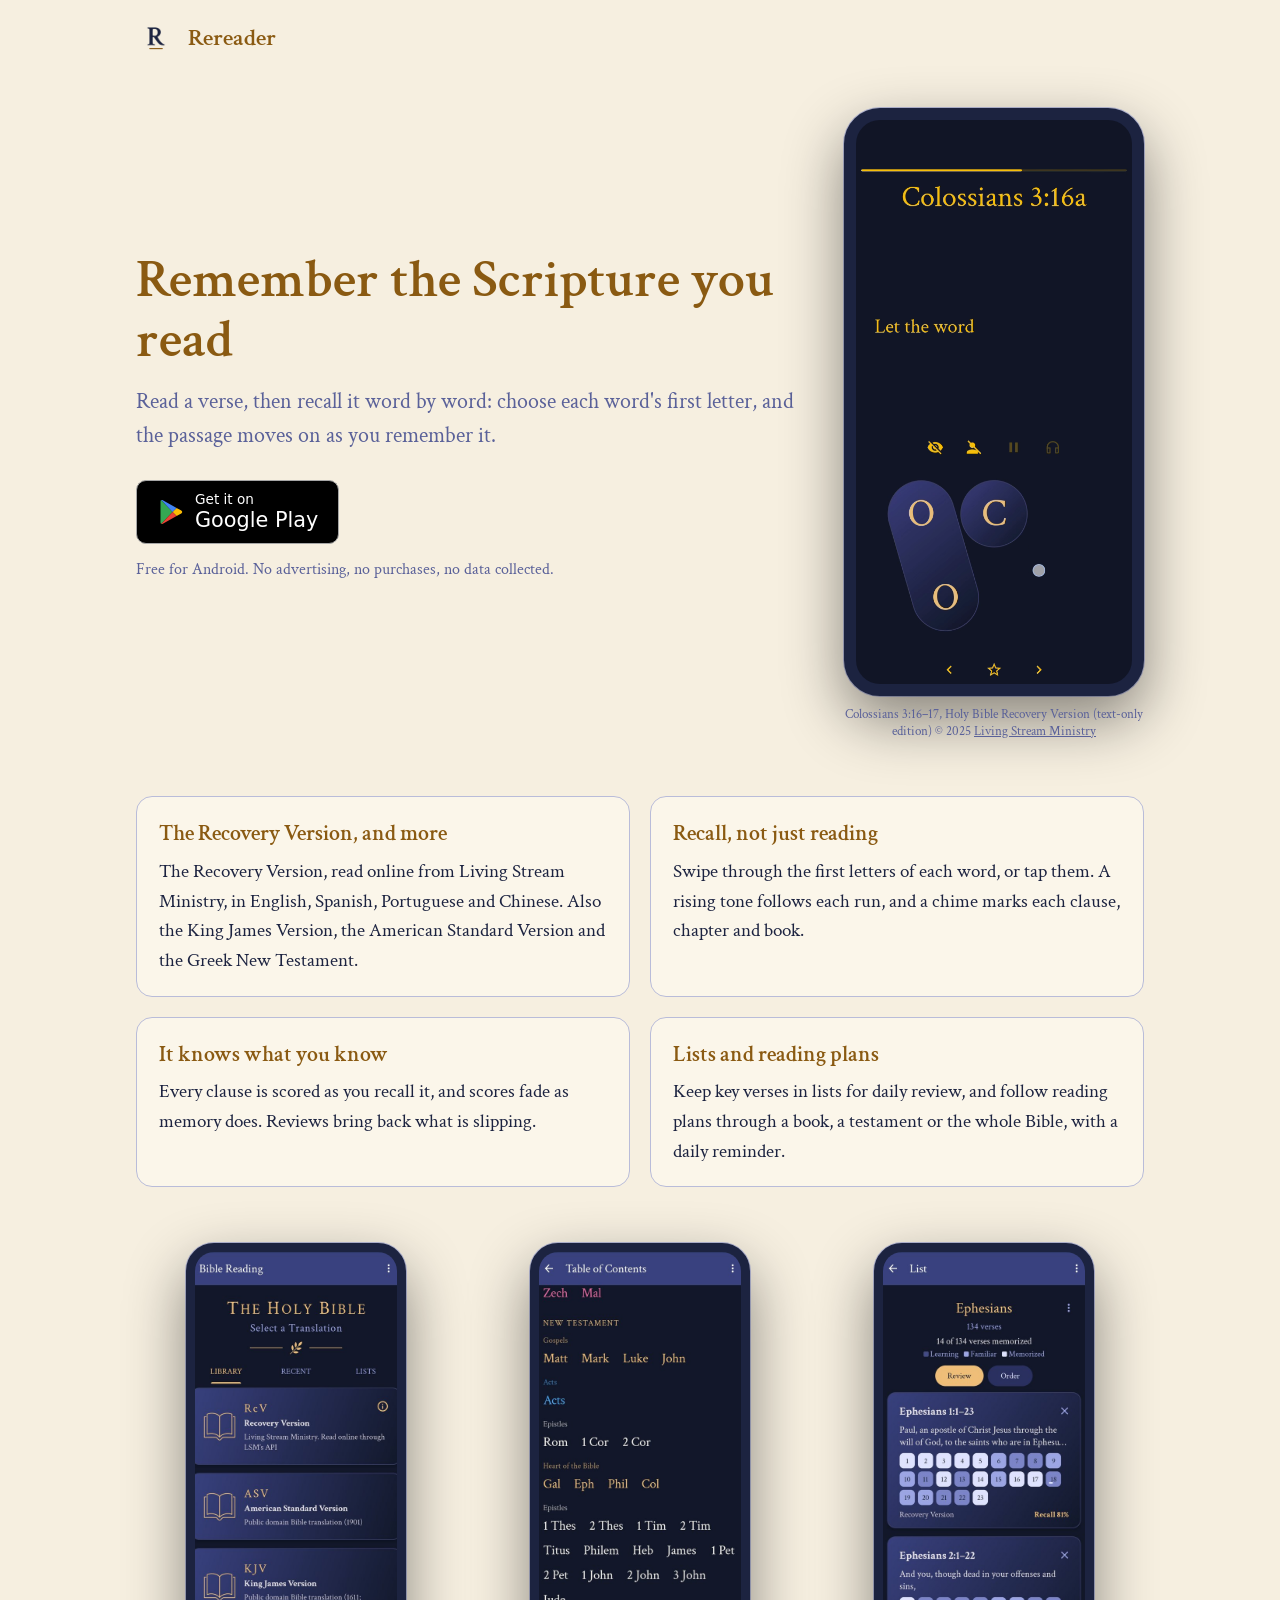
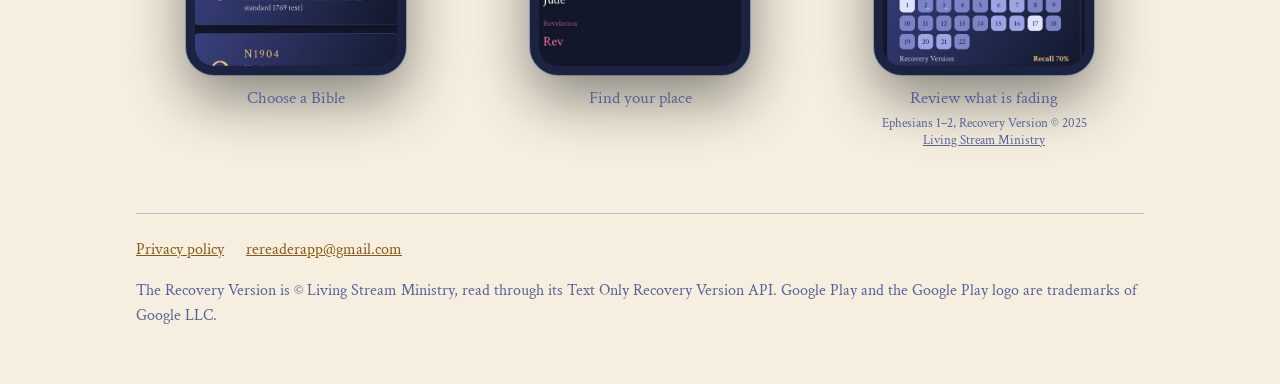
<file: index.html>
<!doctype html>
<html lang="en">
<head>
  <meta charset="utf-8">
  <meta name="viewport" content="width=device-width, initial-scale=1">
  <title>Rereader</title>
  <meta name="description" content="Rereader is a free Bible reading app for Android: read a verse, then recall it word by word. The Recovery Version, KJV, ASV and Greek New Testament, with reading plans and daily review.">
  <link rel="icon" href="images/icon.png">
  <link rel="preconnect" href="https://fonts.googleapis.com">
  <link rel="preconnect" href="https://fonts.gstatic.com" crossorigin>
  <link href="https://fonts.googleapis.com/css2?family=Crimson+Text:wght@400;600&display=swap" rel="stylesheet">
  <link rel="stylesheet" href="style.css?v=3">
</head>
<body>
  <div class="wrap">
    <header class="top">
      <img src="images/icon.png" alt="">
      <a class="name" href="./">Rereader</a>
    </header>

    <section class="hero">
      <div>
        <h1>Remember the Scripture you read</h1>
        <p class="lead">Read a verse, then recall it word by word: choose each word's first letter, and the passage moves on as you remember it.</p>
        <a class="play" href="https://play.google.com/store/apps/details?id=com.github.shannonbay.rereader">
          <svg viewBox="0 0 24 24" aria-hidden="true"><path fill="#34a853" d="M3.6 1.8 13.3 12l-9.7 10.2c-.4-.2-.6-.7-.6-1.2V3c0-.5.2-1 .6-1.2z"/><path fill="#fbbc04" d="M16.8 15.5 13.3 12l3.5-3.5 4 2.3c1.1.6 1.1 1.8 0 2.4z"/><path fill="#ea4335" d="M13.3 12 3.6 22.2c.4.2.9.2 1.4-.1l11.8-6.6z"/><path fill="#4285f4" d="M13.3 12 16.8 8.5 5 1.9c-.5-.3-1-.3-1.4-.1z"/></svg>
          <span>Get it on<strong>Google Play</strong></span>
        </a>
        <p class="note">Free for Android. No advertising, no purchases, no data collected.</p>
      </div>
      <figure class="demo">
        <div class="phone">
          <!-- Recall in action; the poster shows where the video can't play -->
          <video autoplay muted loop playsinline poster="video/recall-poster.jpg"
                 aria-label="Recalling Colossians 3:16 in Rereader, a letter at a time">
            <source src="video/recall.webm" type="video/webm">
            <img src="images/reader.jpg" alt="Rereader's reader: Colossians 3:16 above two letter choices">
          </video>
        </div>
        <figcaption class="credit">Colossians 3:16–17, Holy Bible Recovery Version (text-only edition) © 2025 <a href="https://www.lsm.org">Living Stream Ministry</a></figcaption>
      </figure>
    </section>

    <section class="features">
      <div class="feature">
        <h2>The Recovery Version, and more</h2>
        <p>The Recovery Version, read online from Living Stream Ministry, in English, Spanish, Portuguese and Chinese. Also the King James Version, the American Standard Version and the Greek New Testament.</p>
      </div>
      <div class="feature">
        <h2>Recall, not just reading</h2>
        <p>Swipe through the first letters of each word, or tap them. A rising tone follows each run, and a chime marks each clause, chapter and book.</p>
      </div>
      <div class="feature">
        <h2>It knows what you know</h2>
        <p>Every clause is scored as you recall it, and scores fade as memory does. Reviews bring back what is slipping.</p>
      </div>
      <div class="feature">
        <h2>Lists and reading plans</h2>
        <p>Keep key verses in lists for daily review, and follow reading plans through a book, a testament or the whole Bible, with a daily reminder.</p>
      </div>
    </section>

    <section class="gallery" aria-label="Screenshots">
      <figure>
        <div class="phone"><img src="images/bibles.jpg" alt="The Bibles: Recovery Version, ASV, KJV and the Greek New Testament"></div>
        <figcaption>Choose a Bible</figcaption>
      </figure>
      <figure>
        <div class="phone"><img src="images/contents.jpg" alt="The New Testament's books, by section"></div>
        <figcaption>Find your place</figcaption>
      </figure>
      <figure>
        <div class="phone"><img src="images/list.jpg" alt="A list of Ephesians' verses, shaded by how well each is known"></div>
        <figcaption>Review what is fading</figcaption>
        <p class="credit">Ephesians 1–2, Recovery Version © 2025 <a href="https://www.lsm.org">Living Stream Ministry</a></p>
      </figure>
    </section>

    <footer>
      <a href="privacy.html">Privacy policy</a>
      <a href="mailto:rereaderapp@gmail.com">rereaderapp@gmail.com</a>
      <p>The Recovery Version is © Living Stream Ministry, read through its Text Only Recovery Version API. Google Play and the Google Play logo are trademarks of Google LLC.</p>
    </footer>
  </div>
</body>
</html>
</file>
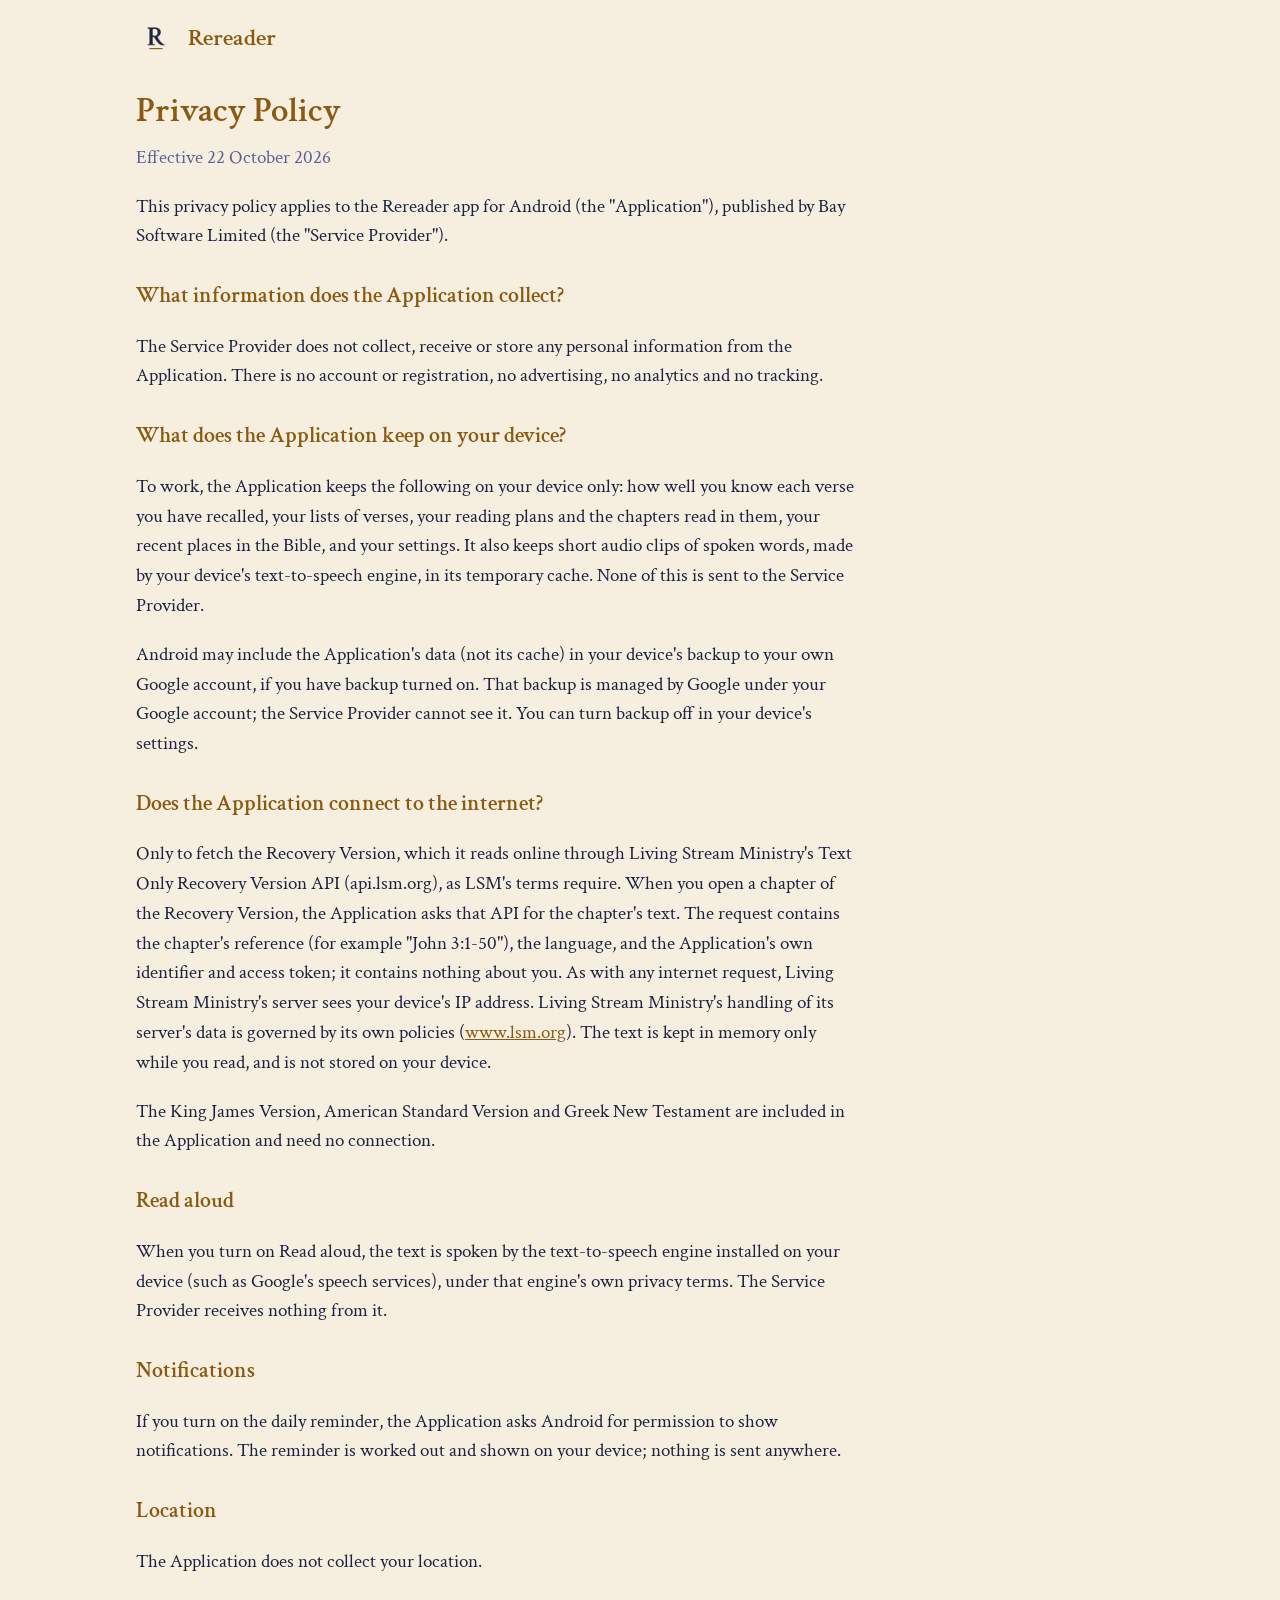
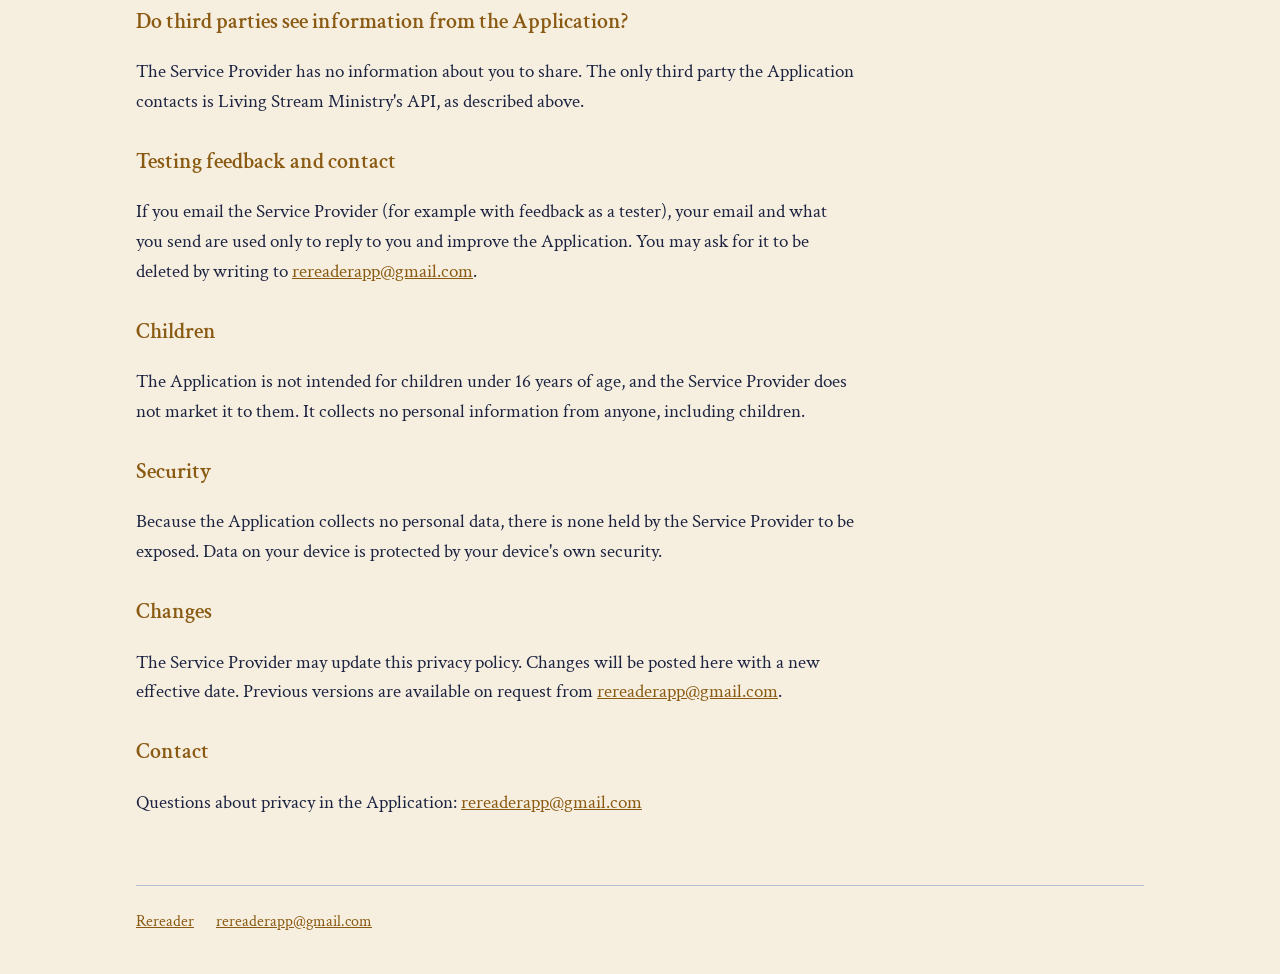
<file: privacy.html>
<!doctype html>
<html lang="en">
<head>
  <meta charset="utf-8">
  <meta name="viewport" content="width=device-width, initial-scale=1">
  <title>Rereader Privacy Policy</title>
  <link rel="icon" href="images/icon.png">
  <link rel="preconnect" href="https://fonts.googleapis.com">
  <link rel="preconnect" href="https://fonts.gstatic.com" crossorigin>
  <link href="https://fonts.googleapis.com/css2?family=Crimson+Text:wght@400;600&display=swap" rel="stylesheet">
  <link rel="stylesheet" href="style.css?v=3">
</head>
<body>
  <div class="wrap">
    <header class="top">
      <img src="images/icon.png" alt="">
      <a class="name" href="./">Rereader</a>
    </header>

    <main class="policy">
      <h1>Privacy Policy</h1>
      <p class="effective">Effective 22 October 2026</p>

      <p>This privacy policy applies to the Rereader app for Android (the "Application"), published by Bay Software Limited (the "Service Provider").</p>

      <h2>What information does the Application collect?</h2>
      <p>The Service Provider does not collect, receive or store any personal information from the Application. There is no account or registration, no advertising, no analytics and no tracking.</p>

      <h2>What does the Application keep on your device?</h2>
      <p>To work, the Application keeps the following on your device only: how well you know each verse you have recalled, your lists of verses, your reading plans and the chapters read in them, your recent places in the Bible, and your settings. It also keeps short audio clips of spoken words, made by your device's text-to-speech engine, in its temporary cache. None of this is sent to the Service Provider.</p>
      <p>Android may include the Application's data (not its cache) in your device's backup to your own Google account, if you have backup turned on. That backup is managed by Google under your Google account; the Service Provider cannot see it. You can turn backup off in your device's settings.</p>

      <h2>Does the Application connect to the internet?</h2>
      <p>Only to fetch the Recovery Version, which it reads online through Living Stream Ministry's Text Only Recovery Version API (api.lsm.org), as LSM's terms require. When you open a chapter of the Recovery Version, the Application asks that API for the chapter's text. The request contains the chapter's reference (for example "John 3:1-50"), the language, and the Application's own identifier and access token; it contains nothing about you. As with any internet request, Living Stream Ministry's server sees your device's IP address. Living Stream Ministry's handling of its server's data is governed by its own policies (<a href="https://www.lsm.org">www.lsm.org</a>). The text is kept in memory only while you read, and is not stored on your device.</p>
      <p>The King James Version, American Standard Version and Greek New Testament are included in the Application and need no connection.</p>

      <h2>Read aloud</h2>
      <p>When you turn on Read aloud, the text is spoken by the text-to-speech engine installed on your device (such as Google's speech services), under that engine's own privacy terms. The Service Provider receives nothing from it.</p>

      <h2>Notifications</h2>
      <p>If you turn on the daily reminder, the Application asks Android for permission to show notifications. The reminder is worked out and shown on your device; nothing is sent anywhere.</p>

      <h2>Location</h2>
      <p>The Application does not collect your location.</p>

      <h2>Do third parties see information from the Application?</h2>
      <p>The Service Provider has no information about you to share. The only third party the Application contacts is Living Stream Ministry's API, as described above.</p>

      <h2>Testing feedback and contact</h2>
      <p>If you email the Service Provider (for example with feedback as a tester), your email and what you send are used only to reply to you and improve the Application. You may ask for it to be deleted by writing to <a href="mailto:rereaderapp@gmail.com">rereaderapp@gmail.com</a>.</p>

      <h2>Children</h2>
      <p>The Application is not intended for children under 16 years of age, and the Service Provider does not market it to them. It collects no personal information from anyone, including children.</p>

      <h2>Security</h2>
      <p>Because the Application collects no personal data, there is none held by the Service Provider to be exposed. Data on your device is protected by your device's own security.</p>

      <h2>Changes</h2>
      <p>The Service Provider may update this privacy policy. Changes will be posted here with a new effective date. Previous versions are available on request from <a href="mailto:rereaderapp@gmail.com">rereaderapp@gmail.com</a>.</p>

      <h2>Contact</h2>
      <p>Questions about privacy in the Application: <a href="mailto:rereaderapp@gmail.com">rereaderapp@gmail.com</a></p>
    </main>

    <footer>
      <a href="./">Rereader</a>
      <a href="mailto:rereaderapp@gmail.com">rereaderapp@gmail.com</a>
    </footer>
  </div>
</body>
</html>
</file>
<file: style.css>
/* Rereader's site, in the app's own palette: gold and lavender on navy (dark), bronze and navy
   on parchment (light) */
:root {
  --bg: #12182a;
  --surface: #1a2137;
  --text: #e6e3f0;
  --muted: #9ca6e4;
  --accent: #efbf79;
  --accent-pale: #f7e3c2;
  --toolbar: #39417f;
  --outline: #3b406b;
  --frame: #05070d;
}

@media (prefers-color-scheme: light) {
  :root {
    --bg: #f6efe0;
    --surface: #fbf6ea;
    --text: #1c2340;
    --muted: #5a6199;
    --accent: #8a5a12;
    --accent-pale: #f0dcb4;
    --toolbar: #39417f;
    --outline: #b9bcd9;
    --frame: #1c2340;
  }
}

* { box-sizing: border-box; }

html { -webkit-text-size-adjust: 100%; }

body {
  margin: 0;
  background: var(--bg);
  color: var(--text);
  font-family: "Crimson Text", Georgia, "Times New Roman", serif;
  font-size: 1.2rem;
  line-height: 1.55;
}

a { color: var(--accent); }

.wrap {
  max-width: 1040px;
  margin: 0 auto;
  padding: 0 16px;
}

header.top {
  display: flex;
  align-items: center;
  gap: 12px;
  padding: 18px 0;
}

header.top img { width: 40px; height: 40px; border-radius: 10px; }

header.top .name {
  font-size: 1.5rem;
  font-weight: 600;
  color: var(--accent);
  text-decoration: none;
}

/* The hero: words beside a phone */
.hero {
  display: grid;
  grid-template-columns: 1fr auto;
  gap: 48px;
  align-items: center;
  padding: 32px 0 56px;
}

.hero h1 {
  font-size: clamp(2.2rem, 6vw, 3.4rem);
  line-height: 1.1;
  margin: 0 0 16px;
  color: var(--accent);
  font-weight: 600;
}

.hero p.lead {
  font-size: 1.35rem;
  color: var(--muted);
  margin: 0 0 28px;
}

.play {
  display: inline-flex;
  align-items: center;
  gap: 10px;
  background: #000;
  color: #fff;
  border: 1px solid #a6a6a6;
  border-radius: 10px;
  padding: 10px 20px;
  text-decoration: none;
  font-family: system-ui, -apple-system, "Segoe UI", Roboto, sans-serif;
  font-size: 0.85rem;
  line-height: 1.2;
}

.play svg { width: 28px; height: 28px; flex: none; }
.play strong { display: block; font-size: 1.3rem; font-weight: 500; }
.play:hover { border-color: #fff; }

.note {
  margin-top: 14px;
  font-size: 1rem;
  color: var(--muted);
}

/* A phone drawn in CSS, so a screenshot or recording of any shape fits without squashing */
.phone {
  width: min(300px, 78vw);
  aspect-ratio: 540 / 1058;
  border: 12px solid var(--frame);
  border-radius: 36px;
  overflow: hidden;
  background: var(--frame);
  box-shadow: 0 24px 60px rgba(0, 0, 0, 0.45), 0 0 0 1px var(--outline);
}

.phone img,
.phone video {
  display: block;
  width: 100%;
  height: 100%;
  object-fit: cover;
}

/* The Scripture shown in the video and screenshots, credited beneath them */
.demo { margin: 0; width: min(300px, 78vw); }

.credit {
  margin: 10px auto 0;
  font-size: 0.8rem;
  line-height: 1.35;
  text-align: center;
  color: var(--muted);
}

.credit a { color: inherit; }

.gallery figure { width: min(220px, 70vw); }
.gallery .credit { margin-top: 4px; }

/* What it does */
.features {
  display: grid;
  /* Two by two on a wide screen, one column on a phone */
  grid-template-columns: repeat(auto-fit, minmax(min(100%, 400px), 1fr));
  gap: 20px;
  padding-bottom: 56px;
}

.feature {
  background: var(--surface);
  border: 1px solid var(--outline);
  border-radius: 16px;
  padding: 20px 22px;
}

.feature h2 {
  margin: 0 0 6px;
  font-size: 1.35rem;
  color: var(--accent);
  font-weight: 600;
}

.feature p { margin: 0; }

/* More screenshots */
.gallery {
  display: grid;
  grid-template-columns: repeat(auto-fit, minmax(200px, 1fr));
  gap: 24px;
  justify-items: center;
  padding-bottom: 64px;
}

.gallery figure { margin: 0; text-align: center; }
.gallery .phone { width: min(220px, 70vw); border-width: 9px; border-radius: 28px; }
.gallery figcaption { margin-top: 10px; color: var(--muted); font-size: 1.05rem; }

footer {
  border-top: 1px solid var(--outline);
  padding: 24px 0 40px;
  font-size: 1rem;
  color: var(--muted);
}

footer a { margin-right: 18px; }

/* The privacy policy */
.policy { max-width: 720px; padding-bottom: 48px; }
.policy h1 { color: var(--accent); font-weight: 600; font-size: 2.2rem; margin: 8px 0 4px; }
.policy h2 { color: var(--accent); font-weight: 600; font-size: 1.35rem; margin: 28px 0 6px; }
.policy .effective { color: var(--muted); margin-top: 0; }

@media (max-width: 760px) {
  .hero {
    grid-template-columns: 1fr;
    justify-items: center;
    text-align: center;
    gap: 36px;
    padding-top: 12px;
  }
}
</file>
